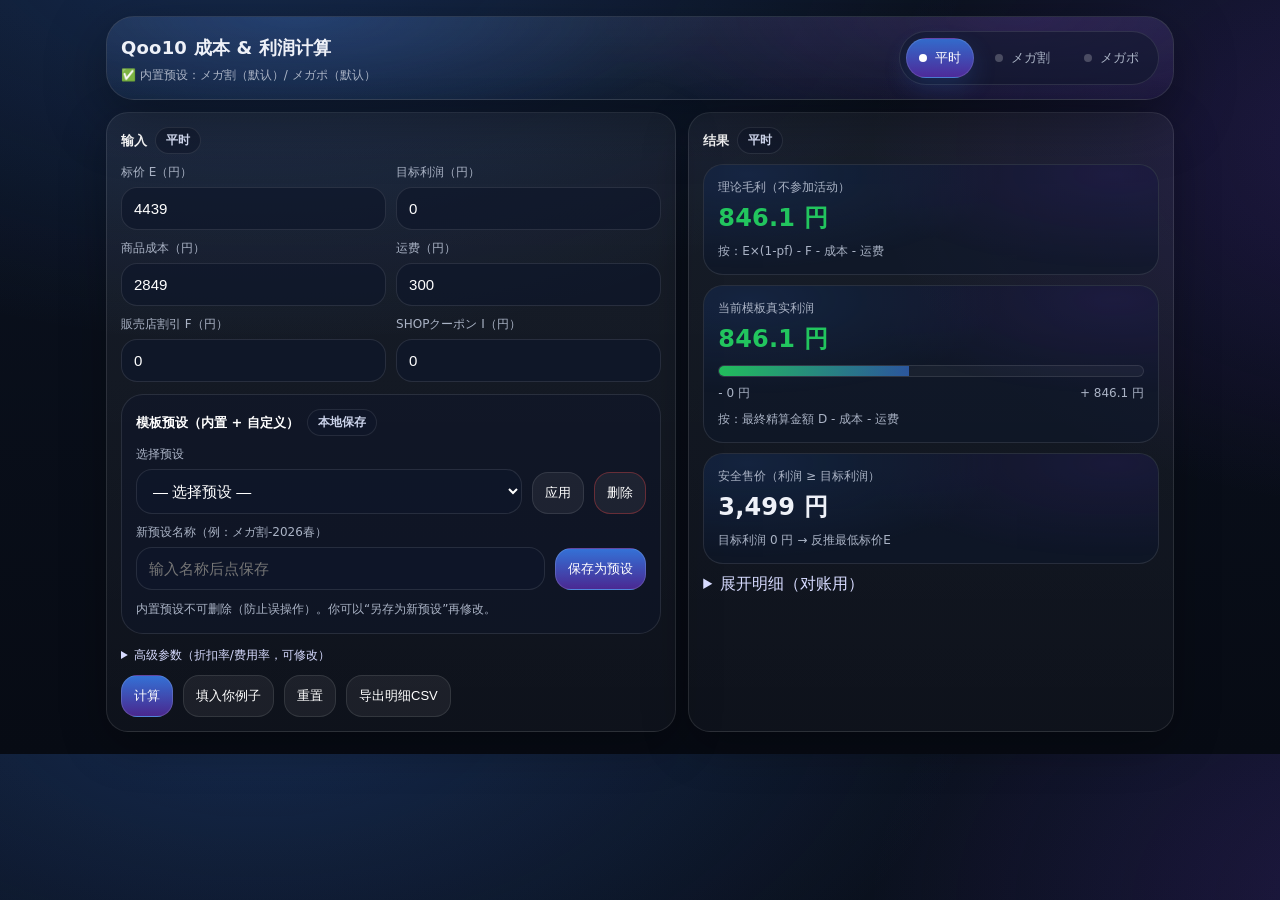
<file: index.html>
<!doctype html>
<html lang="zh-CN">
<head>
  <meta charset="utf-8" />
  <meta name="viewport" content="width=device-width,initial-scale=1" />
  <title>Qoo10 成本&利润计算（模板/预设/进度条）</title>

  
  <!-- PWA -->
  <link rel="manifest" href="./manifest.json" />
  <meta name="theme-color" content="#ffffff" />

  <!-- iOS: Add to Home Screen -->
  <meta name="apple-mobile-web-app-capable" content="yes" />
  <meta name="apple-mobile-web-app-status-bar-style" content="default" />
  <meta name="apple-mobile-web-app-title" content="利润计算" />
  <link rel="apple-touch-icon" href="./icons/apple-touch-icon.png" />
  <!-- Optional iOS splash (basic) -->
  <meta name="apple-mobile-web-app-status-bar-style" content="black-translucent" />
<style>
    :root{
      --bg:#0b1220;
      --panel:#0f172a;
      --card:#111a2e;
      --card2:#0c1324;
      --line:rgba(255,255,255,.10);
      --text:#eef1f8;
      --muted:#aab3c5;
      --ok:#22c55e;
      --bad:#ef4444;
      --accent:#3b82f6;
      --accent2:#7c3aed;
      --r:22px;
      --shadow: 0 18px 60px rgba(0,0,0,.35);
    }
    *{box-sizing:border-box}
    body{
      margin:0;
      font-family: system-ui,-apple-system,"Segoe UI",Roboto,"Noto Sans SC",Arial;
      background:
        radial-gradient(1200px 700px at 20% -10%, rgba(59,130,246,.22), transparent 60%),
        radial-gradient(900px 600px at 110% 20%, rgba(124,58,237,.18), transparent 60%),
        linear-gradient(180deg, #0b1220, #070b14);
      color:var(--text);
    }
    .wrap{max-width:1100px;margin:auto;padding:16px 16px 22px}
    .topbar{
      background: linear-gradient(180deg, rgba(255,255,255,.06), rgba(255,255,255,.02));
      border:1px solid var(--line);
      border-radius: calc(var(--r) + 6px);
      padding:14px;
      box-shadow: var(--shadow);
      position:relative;
      overflow:hidden;
    }
    .topbar::before{
      content:"";
      position:absolute; inset:-2px;
      background:
        radial-gradient(700px 220px at 18% 0%, rgba(59,130,246,.22), transparent 60%),
        radial-gradient(700px 240px at 85% 0%, rgba(124,58,237,.18), transparent 60%);
      pointer-events:none;
      filter: blur(1px);
      opacity:.9;
    }
    .topbar > *{position:relative}
    .titleRow{display:flex;gap:12px;align-items:flex-end;justify-content:space-between;flex-wrap:wrap}
    h1{margin:0;font-size:18px;letter-spacing:.2px}
    .sub{margin-top:6px;color:var(--muted);font-size:12px;line-height:1.6}

    .seg{
      display:flex;gap:8px;flex-wrap:wrap;
      background: rgba(15,23,42,.55);
      border:1px solid var(--line);
      padding:6px;
      border-radius: 999px;
      user-select:none;
    }
    .seg button{
      border:1px solid transparent;
      background: transparent;
      color: var(--muted);
      padding:10px 12px;
      border-radius: 999px;
      cursor:pointer;
      font-size:13px;
      transition: .2s ease;
      display:flex;align-items:center;gap:8px;
    }
    .seg button:hover{background:rgba(255,255,255,.05)}
    .seg button.active{
      background: linear-gradient(180deg, rgba(59,130,246,.78), rgba(124,58,237,.56));
      border-color: rgba(255,255,255,.12);
      color: #fff;
      box-shadow: 0 10px 25px rgba(59,130,246,.18);
    }
    .dot{width:8px;height:8px;border-radius:999px;background:rgba(255,255,255,.22)}
    .seg button.active .dot{background:#fff}

    .grid{
      display:grid;
      grid-template-columns: 1.08fr .92fr;
      gap:12px;
      margin-top:12px;
    }
    @media (max-width:980px){.grid{grid-template-columns:1fr}}

    .card{
      background: linear-gradient(180deg, rgba(255,255,255,.06), rgba(255,255,255,.03));
      border:1px solid var(--line);
      border-radius: var(--r);
      padding:14px;
      box-shadow: 0 14px 46px rgba(0,0,0,.28);
    }
    .card h3{margin:0 0 10px;font-size:13px;color:#fff;display:flex;align-items:center;gap:8px}
    .pill{
      font-size:12px;color:#dfe7ff;
      border:1px solid var(--line);
      background: rgba(15,23,42,.55);
      padding:4px 10px;border-radius:999px;
    }

    .form{display:grid;grid-template-columns:1fr 1fr;gap:10px}
    @media (max-width:560px){.form{grid-template-columns:1fr}}
    label{display:block;color:var(--muted);font-size:12px;margin:0 0 6px}
    input, select{
      width:100%;
      padding:12px 12px;
      border-radius:16px;
      border:1px solid var(--line);
      background: rgba(15,23,42,.72);
      color:#fff;
      font-size:15px;
      font-variant-numeric: tabular-nums;
      outline:none;
      transition:.15s ease;
    }
    input:focus, select:focus{border-color: rgba(59,130,246,.65); box-shadow: 0 0 0 4px rgba(59,130,246,.18)}
    input[disabled]{opacity:.7}

    .actions{display:flex;gap:10px;flex-wrap:wrap;margin-top:10px}
    .btn{
      padding:11px 12px;border-radius:16px;
      border:1px solid var(--line);
      background: rgba(255,255,255,.06);
      color:#fff;
      cursor:pointer;font-size:13px;
      transition:.15s ease;
      user-select:none;
    }
    .btn.primary{
      background: linear-gradient(180deg, rgba(59,130,246,.85), rgba(124,58,237,.55));
      border-color: rgba(255,255,255,.14);
    }
    .btn:active{transform: translateY(1px)}
    .btn:hover{background:rgba(255,255,255,.08)}
    .btn.primary:hover{filter:brightness(1.05)}
    .btn[disabled]{opacity:.55;cursor:not-allowed}

    .note{margin-top:10px;color:var(--muted);font-size:12px;line-height:1.6}

    .kpis{display:grid;grid-template-columns:1fr;gap:10px}
    .kpi{
      background: rgba(15,23,42,.65);
      border:1px solid var(--line);
      border-radius: 20px;
      padding:14px;
      position:relative;
      overflow:hidden;
    }
    .kpi::before{
      content:"";
      position:absolute; inset:-2px;
      background:
        radial-gradient(420px 160px at 10% 10%, rgba(59,130,246,.22), transparent 60%),
        radial-gradient(420px 160px at 90% 10%, rgba(124,58,237,.18), transparent 60%);
      opacity:.55;
      pointer-events:none;
    }
    .kpi > *{position:relative}
    .kpi .t{color:var(--muted);font-size:12px}
    .kpi .v{font-size:24px;font-weight:900;margin-top:6px;font-variant-numeric:tabular-nums;letter-spacing:.2px}
    .pos{color:var(--ok)} .neg{color:var(--bad)}
    .kpi .mini{margin-top:8px;color:var(--muted);font-size:12px;line-height:1.5}

    .bar{
      margin-top:10px;
      border:1px solid var(--line);
      background: rgba(255,255,255,.04);
      border-radius: 999px;
      height: 12px;
      overflow:hidden;
      position:relative;
    }
    .bar > div{
      height:100%;
      width: 0%;
      transition: width .35s ease;
    }
    .bar .fill-pos{background: linear-gradient(90deg, rgba(34,197,94,.95), rgba(59,130,246,.55))}
    .bar .fill-neg{background: linear-gradient(90deg, rgba(239,68,68,.95), rgba(124,58,237,.35))}
    .barHint{margin-top:8px;color:var(--muted);font-size:12px;display:flex;justify-content:space-between;gap:10px}

    details{margin-top:10px}
    summary{cursor:pointer;color:#d7dbff}
    table{width:100%;border-collapse:collapse;margin-top:10px;font-size:12px}
    td{padding:9px 6px;border-bottom:1px solid var(--line);vertical-align:top}
    td:first-child{color:var(--muted)}
    td:last-child{text-align:right;font-variant-numeric:tabular-nums;white-space:nowrap}
    @media (max-width:560px){td:last-child{white-space:normal}}

    .sticky{
      display:none;
      position:sticky; top:0; z-index:10;
      margin:-16px -16px 10px;
      padding:10px 12px;
      background: rgba(15,23,42,.92);
      border-bottom:1px solid var(--line);
      backdrop-filter: blur(10px);
    }
    @media (max-width:980px){
      .sticky{display:flex;justify-content:space-between;align-items:center;gap:10px}
    }
    .sticky .t{font-size:12px;color:var(--muted)}
    .sticky .v{font-weight:900;font-variant-numeric:tabular-nums}

    .presetRow{
      display:flex;gap:10px;flex-wrap:wrap;align-items:flex-end;margin-top:10px
    }
    .presetRow > *{flex:1}
    .presetRow .btn{flex:0 0 auto}
    .danger{border-color: rgba(239,68,68,.35)}
  </style>
</head>

<body>
  <div class="wrap">
    <div class="topbar">
      <div class="titleRow">
        <div>
          <h1>Qoo10 成本 & 利润计算</h1>
          <div class="sub">
            ✅ 内置预设：メガ割（默认）/ メガポ（默认）<br>
          </div>
        </div>

        <div class="seg" id="seg">
          <button id="tab-normal" type="button" data-t="normal"><span class="dot"></span>平时</button>
          <button id="tab-megawari" type="button" data-t="megawari"><span class="dot"></span>メガ割</button>
          <button id="tab-megapo" type="button" data-t="megapo"><span class="dot"></span>メガポ</button>
        </div>
      </div>
    </div>

    <div class="sticky">
      <div>
        <div class="t">当前真实利润</div>
        <div class="t" id="stickyTip">—</div>
      </div>
      <div class="v" id="stickyProfit">-</div>
    </div>

    <div class="grid">
      <!-- Left -->
      <section class="card">
        <h3>输入 <span class="pill" id="pillName">平时</span></h3>

        <div class="form">
          <div>
            <label>标价 E（円）</label>
            <input id="E" type="number" value="4439" />
          </div>
          <div>
            <label>目标利润（円）</label>
            <input id="target" type="number" value="0" />
          </div>

          <div>
            <label>商品成本（円）</label>
            <input id="cost" type="number" value="2849" />
          </div>
          <div>
            <label>运费（円）</label>
            <input id="ship" type="number" value="300" />
          </div>

          <div>
            <label>販売店割引 F（円）</label>
            <input id="F" type="number" value="0" />
          </div>
          <div>
            <label>SHOPクーポン I（円）</label>
            <input id="I" type="number" value="0" />
          </div>
        </div>

        <!-- Presets -->
        <div class="card" style="margin-top:12px;background:rgba(15,23,42,.55);box-shadow:none;">
          <h3 style="margin:0 0 10px;">模板预设（内置 + 自定义） <span class="pill" style="opacity:.9">本地保存</span></h3>

          <div class="presetRow">
            <div>
              <label>选择预设</label>
              <select id="presetSelect"></select>
            </div>
            <button class="btn" id="btnApplyPreset" type="button">应用</button>
            <button class="btn danger" id="btnDeletePreset" type="button">删除</button>
          </div>

          <div class="presetRow">
            <div>
              <label>新预设名称（例：メガ割-2026春）</label>
              <input id="presetName" type="text" placeholder="输入名称后点保存" />
            </div>
            <button class="btn primary" id="btnSavePreset" type="button">保存为预设</button>
          </div>

          <div class="note">
            内置预设不可删除（防止误操作）。你可以“另存为新预设”再修改。
          </div>
        </div>

        <!-- Advanced -->
        <details class="note" style="margin-top:12px;">
          <summary>高级参数（折扣率/费用率，可修改）</summary>

          <div class="card" style="margin-top:12px;background:rgba(15,23,42,.55);box-shadow:none;">
            <h3 style="margin:0 0 10px;">通用</h3>
            <div class="form">
              <div>
                <label>平台费率 pf（10%→0.10）</label>
                <input id="pf" type="number" step="0.01" value="0.10" />
              </div>
              <div>
                <label>平台后基准：E×(1-pf)</label>
                <input id="pfHint" type="text" value="自动计算" disabled />
              </div>
            </div>
          </div>

          <div class="card" id="panel-megawari" style="margin-top:12px;background:rgba(15,23,42,.55);box-shadow:none;">
            <h3 style="margin:0 0 10px;">メガ割 参数</h3>
            <div class="form">
              <div>
                <label>メガ割折扣率 d（20%→0.20）</label>
                <input id="mw_d" type="number" step="0.01" value="0.20" />
              </div>
              <div>
                <label>支援/系统费率 s（1.5%→0.015，按J）</label>
                <input id="mw_s" type="number" step="0.001" value="0.015" />
              </div>
              <div>
                <label>卖家负担比例 share（M/2→0.50）</label>
                <input id="mw_share" type="number" step="0.01" value="0.50" />
              </div>
              <div>
                <label>公式提示</label>
                <input type="text" value="D = E×(1-pf) - F - I - (J×s) - (M×share)" disabled />
              </div>
            </div>
          </div>

          <div class="card" id="panel-megapo" style="margin-top:12px;background:rgba(15,23,42,.55);box-shadow:none;">
            <h3 style="margin:0 0 10px;">メガポ 参数</h3>
            <div class="form">
              <div>
                <label>쿠폰率 couponRate（10%→0.10）</label>
                <input id="mp_couponRate" type="number" step="0.01" value="0.10" />
              </div>
              <div>
                <label>ポイント率 pointRate（10%→0.10）</label>
                <input id="mp_pointRate" type="number" step="0.01" value="0.10" />
              </div>
              <div>
                <label>割引支援手数料 supportRate（0.5%→0.005，按M）</label>
                <input id="mp_supportRate" type="number" step="0.001" value="0.005" />
              </div>
              <div>
                <label>supportFee是否ROUND（推荐表：是）</label>
                <select id="mp_round">
                  <option value="1">ROUND(…,0) 开启</option>
                  <option value="0">关闭ROUND</option>
                </select>
              </div>
              <div>
                <label>쿠폰卖家负担比例（1/2→0.50）</label>
                <input id="mp_couponShare" type="number" step="0.01" value="0.50" />
              </div>
              <div>
                <label>ポイント卖家负担比例（1/2→0.50）</label>
                <input id="mp_pointShare" type="number" step="0.01" value="0.50" />
              </div>
            </div>

            <div class="note">
              ・coupon=(E-F)×couponRate；M=(E-F-coupon)-I；point=M×pointRate<br>
              ・supportFee=ROUND(M×supportRate,0)<br>
              ・D = E×(1-pf) - F - I - supportFee - coupon×couponShare - point×pointShare
            </div>
          </div>
        </details>

        <div class="actions">
          <button class="btn primary" id="btnCalc" type="button">计算</button>
          <button class="btn" id="btnExample" type="button">填入你例子</button>
          <button class="btn" id="btnReset" type="button">重置</button>
          <button class="btn" id="btnCSV" type="button">导出明细CSV</button>
        </div>
      </section>

      <!-- Right -->
      <section class="card">
        <h3>结果 <span class="pill" id="pillMode">平时</span></h3>

        <div class="kpis">
          <div class="kpi">
            <div class="t">理论毛利（不参加活动）</div>
            <div class="v" id="kpiNormal">-</div>
            <div class="mini" id="kpiNormalHint">按：E×(1-pf) - F - 成本 - 运费</div>
          </div>

          <div class="kpi">
            <div class="t">当前模板真实利润</div>
            <div class="v" id="kpiReal">-</div>

            <div class="bar" aria-label="profit bar">
              <div id="barFill" class="fill-pos"></div>
            </div>
            <div class="barHint">
              <span id="barLeft">亏损侧</span>
              <span id="barRight">盈利侧</span>
            </div>

            <div class="mini" id="kpiRealHint">按：最終精算金額 D - 成本 - 运费</div>
          </div>

          <div class="kpi">
            <div class="t">安全售价（利润 ≥ 目标利润）</div>
            <div class="v" id="kpiSafe">-</div>
            <div class="mini" id="kpiSafeHint">目标利润 0 円 → 反推最低标价E</div>
          </div>
        </div>

        <details>
          <summary>展开明细（对账用）</summary>
          <table><tbody id="detail"></tbody></table>
        </details>
      </section>
    </div>
  </div>

<script>
(() => {
  const $ = (id) => document.getElementById(id);
  const safeEl = (id) => $(id) || null;

  const yen = (n)=> (Math.round(n*100)/100).toLocaleString("ja-JP") + " 円";
  const num = (id)=> {
    const el = safeEl(id);
    if(!el) return 0;
    const v = parseFloat(el.value);
    return isNaN(v) ? 0 : v;
  };
  const setText = (id, txt)=> { const el=safeEl(id); if(el) el.textContent = txt; };
  const setVal = (id, v)=> { const el=safeEl(id); if(el) el.value = v; };
  const fmtInt = (n)=> Math.max(0, Math.ceil(n)).toLocaleString("ja-JP");
  const clamp = (x,min,max)=> Math.max(min, Math.min(max,x));

  const STORAGE_KEY = "qoo10_profit_app_v2";
  const PRESET_KEY  = "qoo10_profit_presets_v2";
  let currentTemplate = "normal";

  const TEMPLATE_NAME = {normal:"平时", megawari:"メガ割", megapo:"メガポ"};

  function safeParse(json){
    try { return JSON.parse(json); } catch(e){ return null; }
  }

  function collectInputs(){
    return {
      E: num("E"),
      target: num("target"),
      cost: num("cost"),
      ship: num("ship"),
      F: num("F"),
      I: num("I"),
      pf: num("pf"),

      mw_d: num("mw_d"),
      mw_s: num("mw_s"),
      mw_share: num("mw_share"),

      mp_couponRate: num("mp_couponRate"),
      mp_pointRate: num("mp_pointRate"),
      mp_supportRate: num("mp_supportRate"),
      mp_couponShare: num("mp_couponShare"),
      mp_pointShare: num("mp_pointShare"),
      mp_round: safeEl("mp_round") ? safeEl("mp_round").value : "1"
    };
  }

  function applyInputs(i){
    if(!i) return;
    Object.keys(i).forEach(k=>{
      if(safeEl(k)) setVal(k, i[k]);
    });
  }

  function readState(){
    const raw = localStorage.getItem(STORAGE_KEY);
    const s = raw ? safeParse(raw) : null;
    return s && typeof s === "object" ? s : null;
  }
  function writeState(){
    const state = {
      currentTemplate,
      inputs: collectInputs()
    };
    localStorage.setItem(STORAGE_KEY, JSON.stringify(state));
  }
  function loadState(){
    const s = readState();
    if(!s) return;
    currentTemplate = s.currentTemplate || "normal";
    applyInputs(s.inputs);
  }

  function readPresets(){
    const raw = localStorage.getItem(PRESET_KEY);
    const p = raw ? safeParse(raw) : null;
    return (p && typeof p === "object") ? p : {};
  }
  function writePresets(p){
    localStorage.setItem(PRESET_KEY, JSON.stringify(p));
  }

  // ✅ 内置预设：首次自动植入（不覆盖已有）
  function ensureBuiltInPresets(){
    const presets = readPresets();
    if(Object.keys(presets).length > 0) return;

    const baseDefaults = {
      pf: 0.10,
      E: 0, target: 0, cost: 0, ship: 0, F: 0, I: 0,
      mw_d: 0.20, mw_s: 0.015, mw_share: 0.50,
      mp_couponRate: 0.10, mp_pointRate: 0.10, mp_supportRate: 0.005,
      mp_couponShare: 0.50, mp_pointShare: 0.50, mp_round: "1"
    };

    presets["メガ割（默认）"] = {
      template: "megawari",
      inputs: {...baseDefaults},
      savedAt: Date.now(),
      builtIn: true
    };

    presets["メガポ（默认）"] = {
      template: "megapo",
      inputs: {...baseDefaults},
      savedAt: Date.now(),
      builtIn: true
    };

    presets["平时（默认）"] = {
      template: "normal",
      inputs: {...baseDefaults},
      savedAt: Date.now(),
      builtIn: true
    };

    writePresets(presets);
  }

  function refreshPresetSelect(){
    const sel = safeEl("presetSelect");
    if(!sel) return;

    const presets = readPresets();
    const keys = Object.keys(presets).sort((a,b)=>a.localeCompare(b, "ja"));

    sel.innerHTML = "";
    const opt0 = document.createElement("option");
    opt0.value = "";
    opt0.textContent = "— 选择预设 —";
    sel.appendChild(opt0);

    keys.forEach(name=>{
      const p = presets[name];
      const o = document.createElement("option");
      o.value = name;
      const mode = TEMPLATE_NAME[p.template] || p.template;
      const tag = p.builtIn ? "内置" : "自定义";
      o.textContent = `${name}（${mode} / ${tag}）`;
      sel.appendChild(o);
    });
  }

  function savePreset(){
    const name = (safeEl("presetName")?.value || "").trim();
    if(!name){ alert("请输入预设名称"); return; }
    const presets = readPresets();
    presets[name] = {
      template: currentTemplate,
      inputs: collectInputs(),
      savedAt: Date.now(),
      builtIn: false
    };
    writePresets(presets);
    refreshPresetSelect();
    safeEl("presetName").value = "";
    alert("已保存预设");
  }

  function applyPreset(){
    const sel = safeEl("presetSelect");
    const name = sel ? sel.value : "";
    if(!name) return;
    const presets = readPresets();
    const p = presets[name];
    if(!p){ alert("预设不存在"); refreshPresetSelect(); return; }

    if(p.template) setTemplate(p.template, true);
    applyInputs(p.inputs);
    recalc();
  }

  // ✅ 内置预设不可删除
  function deletePreset(){
    const sel = safeEl("presetSelect");
    const name = sel ? sel.value : "";
    if(!name) return;

    const presets = readPresets();
    const p = presets[name];
    if(!p) return;

    if(p.builtIn){
      alert("这是内置预设，不能删除。你可以另存为新预设后再修改。");
      return;
    }

    if(!confirm(`确定删除预设「${name}」吗？`)) return;
    delete presets[name];
    writePresets(presets);
    refreshPresetSelect();
  }

  function setTemplate(t, silent=false){
    if(!TEMPLATE_NAME[t]) t = "normal";
    currentTemplate = t;

    ["normal","megawari","megapo"].forEach(x=>{
      const tab = safeEl("tab-"+x);
      if(tab) tab.classList.toggle("active", x===t);
    });

    setText("pillName", TEMPLATE_NAME[t]);
    setText("pillMode", TEMPLATE_NAME[t]);

    const pmw = safeEl("panel-megawari");
    const pmp = safeEl("panel-megapo");
    if(pmw) pmw.style.display = (t==="megawari") ? "block" : "none";
    if(pmp) pmp.style.display = (t==="megapo") ? "block" : "none";

    if(!silent) recalc();
  }

  // ---------- calculations ----------
  function computeNormal(E, ctx){
    const base = E*(1-ctx.pf);
    const D = base - ctx.F - ctx.I;
    const profit = D - ctx.cost - ctx.ship;
    const detail = [
      ["模板","平时"],
      ["平台后基准 E×(1-pf)", yen(base)],
      ["販売店割引 F", yen(ctx.F)],
      ["SHOPクーポン I", yen(ctx.I)],
      ["最終精算金額 D", yen(D)],
      ["成本+运费", yen(ctx.cost + ctx.ship)],
      ["真实利润", yen(profit)]
    ];
    return {D, profit, detail};
  }

  function computeMegaWari(E, ctx){
    const base = E*(1-ctx.pf);
    const G = E - ctx.F;
    const M = G * ctx.mw_d;
    const H = G - M;
    const J = H - ctx.I;
    const K = J * ctx.mw_s;
    const L = M * ctx.mw_share;
    const D = base - ctx.F - ctx.I - K - L;
    const profit = D - ctx.cost - ctx.ship;

    const detail = [
      ["模板","メガ割"],
      ["平台后基准 E×(1-pf)", yen(base)],
      ["販売店割引 F", yen(ctx.F)],
      ["露出価格 G=E-F", yen(G)],
      ["メガ割割引 M=G×d", yen(M)],
      ["SHOPクーポン I", yen(ctx.I)],
      ["SHOPクーポン後 J", yen(J)],
      ["支援/系统费 K=J×s", yen(K)],
      ["卖家负担 L=M×share", yen(L)],
      ["最終精算金額 D", yen(D)],
      ["成本+运费", yen(ctx.cost + ctx.ship)],
      ["真实利润", yen(profit)]
    ];
    return {D, profit, detail};
  }

  function computeMegaPo(E, ctx){
    const base = E*(1-ctx.pf);
    const expose = E - ctx.F;
    const coupon = expose * ctx.mp_couponRate;
    const afterCoupon = expose - coupon;
    const M = afterCoupon - ctx.I;
    const point = M * ctx.mp_pointRate;
    const supportRaw = M * ctx.mp_supportRate;
    const support = (ctx.mp_round==="1") ? Math.round(supportRaw) : supportRaw;

    const T = coupon * ctx.mp_couponShare;
    const U = point * ctx.mp_pointShare;

    const D = base - ctx.F - ctx.I - support - T - U;
    const profit = D - ctx.cost - ctx.ship;

    const detail = [
      ["模板","メガポ"],
      ["平台后基准 E×(1-pf)", yen(base)],
      ["販売店割引 F", yen(ctx.F)],
      ["露出価格 (E-F)", yen(expose)],
      ["クーポン coupon=(E-F)×rate", yen(coupon)],
      ["쿠폰后", yen(afterCoupon)],
      ["SHOPクーポン I", yen(ctx.I)],
      ["M（쿠폰后- I）", yen(M)],
      ["ポイント point=M×rate", yen(point)],
      ["支援手数料 support", (ctx.mp_round==="1") ? (yen(support) + "（ROUND）") : yen(support)],
      ["卖家负担 T（coupon×share）", yen(T)],
      ["卖家负担 U（point×share）", yen(U)],
      ["最終精算金額 D", yen(D)],
      ["成本+运费", yen(ctx.cost + ctx.ship)],
      ["真实利润", yen(profit)]
    ];
    return {D, profit, detail};
  }

  function computeForTemplate(t, E, ctx){
    if(t==="megawari") return computeMegaWari(E, ctx);
    if(t==="megapo") return computeMegaPo(E, ctx);
    return computeNormal(E, ctx);
  }

  function findSafePrice(t, ctx){
    const profitAt = (E)=> computeForTemplate(t, E, ctx).profit;
    let low = 0;
    let high = Math.max(1, Math.ceil(ctx.E || 1));
    const CAP = 10000000;

    while(high < CAP && profitAt(high) < ctx.target) high *= 2;
    if(profitAt(high) < ctx.target && high >= CAP) return null;

    while(low + 1 < high){
      const mid = Math.floor((low + high)/2);
      if(profitAt(mid) >= ctx.target) high = mid;
      else low = mid;
    }
    return high;
  }

  function setProfitBar(profit, costShip){
    const fill = safeEl("barFill");
    if(!fill) return;

    const scale = Math.max(1000, Math.round(costShip * 0.6));
    const pct = clamp(Math.abs(profit) / scale * 100, 0, 100);

    fill.className = (profit >= 0) ? "fill-pos" : "fill-neg";
    fill.style.width = pct.toFixed(1) + "%";

    setText("barLeft", `- ${yen(Math.max(0, -profit))}`);
    setText("barRight", `+ ${yen(Math.max(0, profit))}`);
  }

  function recalc(){
    const ctx = collectInputs();

    const baseNow = ctx.E * (1-ctx.pf);
    if(safeEl("pfHint")) setVal("pfHint", `E×(1-pf) = ${yen(baseNow)}`);

    const normalGross = baseNow - ctx.F - ctx.cost - ctx.ship;
    const normalEl = safeEl("kpiNormal");
    if(normalEl){
      normalEl.textContent = yen(normalGross);
      normalEl.className = "v " + (normalGross>=0 ? "pos":"neg");
    }

    const r = computeForTemplate(currentTemplate, ctx.E, ctx);
    const realEl = safeEl("kpiReal");
    if(realEl){
      realEl.textContent = yen(r.profit);
      realEl.className = "v " + (r.profit>=0 ? "pos":"neg");
    }

    setProfitBar(r.profit, ctx.cost + ctx.ship);

    setText("stickyProfit", yen(r.profit));
    const sp = safeEl("stickyProfit");
    if(sp) sp.style.color = (r.profit>=0) ? "var(--ok)" : "var(--bad)";
    setText("stickyTip", `D=${yen(r.D)} / 目标=${yen(ctx.target)}`);

    const safe = findSafePrice(currentTemplate, ctx);
    setText("kpiSafeHint", `目标利润 ${ctx.target.toLocaleString("ja-JP")} 円 → 反推最低标价E`);
    const safeEl2 = safeEl("kpiSafe");
    if(safeEl2){
      if(safe === null){
        safeEl2.textContent = "无法反推（永远达不到目标）";
        safeEl2.className = "v neg";
      }else{
        safeEl2.textContent = fmtInt(safe) + " 円";
        safeEl2.className = "v";
      }
    }

    const tb = safeEl("detail");
    if(tb) tb.innerHTML = r.detail.map(([k,v])=>`<tr><td>${k}</td><td>${v}</td></tr>`).join("");

    writeState();
  }

  function fillExample(){
    setVal("E", 4439);
    setVal("cost", 2849);
    setVal("ship", 300);
    setVal("F", 0);
    setVal("I", 0);
    setVal("target", 0);
    recalc();
  }

  function resetAll(){
    setVal("E", 0); setVal("target", 0);
    setVal("cost", 0); setVal("ship", 0);
    setVal("F", 0); setVal("I", 0);

    setVal("pf", 0.10);

    setVal("mw_d", 0.20);
    setVal("mw_s", 0.015);
    setVal("mw_share", 0.50);

    setVal("mp_couponRate", 0.10);
    setVal("mp_pointRate", 0.10);
    setVal("mp_supportRate", 0.005);
    setVal("mp_couponShare", 0.50);
    setVal("mp_pointShare", 0.50);
    if(safeEl("mp_round")) safeEl("mp_round").value = "1";

    recalc();
  }

  function exportCSV(){
    const ctx = collectInputs();
    const r = computeForTemplate(currentTemplate, ctx.E, ctx);
    const lines = [["项","数值"], ...r.detail]
      .map(row => row.map(x => `"${String(x).replaceAll('"','""')}"`).join(","))
      .join("\n");

    const blob = new Blob([lines], {type:"text/csv;charset=utf-8"});
    const url = URL.createObjectURL(blob);
    const a = document.createElement("a");
    a.href = url;
    a.download = `qoo10_${currentTemplate}_detail.csv`;
    document.body.appendChild(a);
    a.click();
    a.remove();
    URL.revokeObjectURL(url);
  }

  // ---------- init ----------
  document.addEventListener("DOMContentLoaded", () => {
    // Template tabs (fixed)
    const seg = safeEl("seg");
    if(seg){
      seg.addEventListener("click", (e) => {
        const btn = e.target.closest("button[data-t]");
        if(!btn) return;
        setTemplate(btn.getAttribute("data-t"));
      });
    }

    // Buttons
    safeEl("btnCalc")?.addEventListener("click", recalc);
    safeEl("btnExample")?.addEventListener("click", fillExample);
    safeEl("btnReset")?.addEventListener("click", resetAll);
    safeEl("btnCSV")?.addEventListener("click", exportCSV);

    // Presets
    safeEl("btnSavePreset")?.addEventListener("click", savePreset);
    safeEl("btnApplyPreset")?.addEventListener("click", applyPreset);
    safeEl("btnDeletePreset")?.addEventListener("click", deletePreset);

    // Live updates
    const watch = ["E","target","cost","ship","F","I","pf","mw_d","mw_s","mw_share","mp_couponRate","mp_pointRate","mp_supportRate","mp_couponShare","mp_pointShare","mp_round"];
    watch.forEach(id=>{
      const el = safeEl(id);
      if(!el) return;
      el.addEventListener("input", recalc);
      el.addEventListener("change", recalc);
    });

    // Load saved inputs/template
    loadState();

    // ✅ Inject built-in presets first time
    ensureBuiltInPresets();
    refreshPresetSelect();

    // Activate template + first render
    setTemplate(currentTemplate, true);
    recalc();
  });

})();
</script>

<script>
  // PWA Service Worker
  if ("serviceWorker" in navigator) {
    window.addEventListener("load", () => {
      navigator.serviceWorker.register("./service-worker.js");
    });
  }
</script>

</body>
</html>
</file>
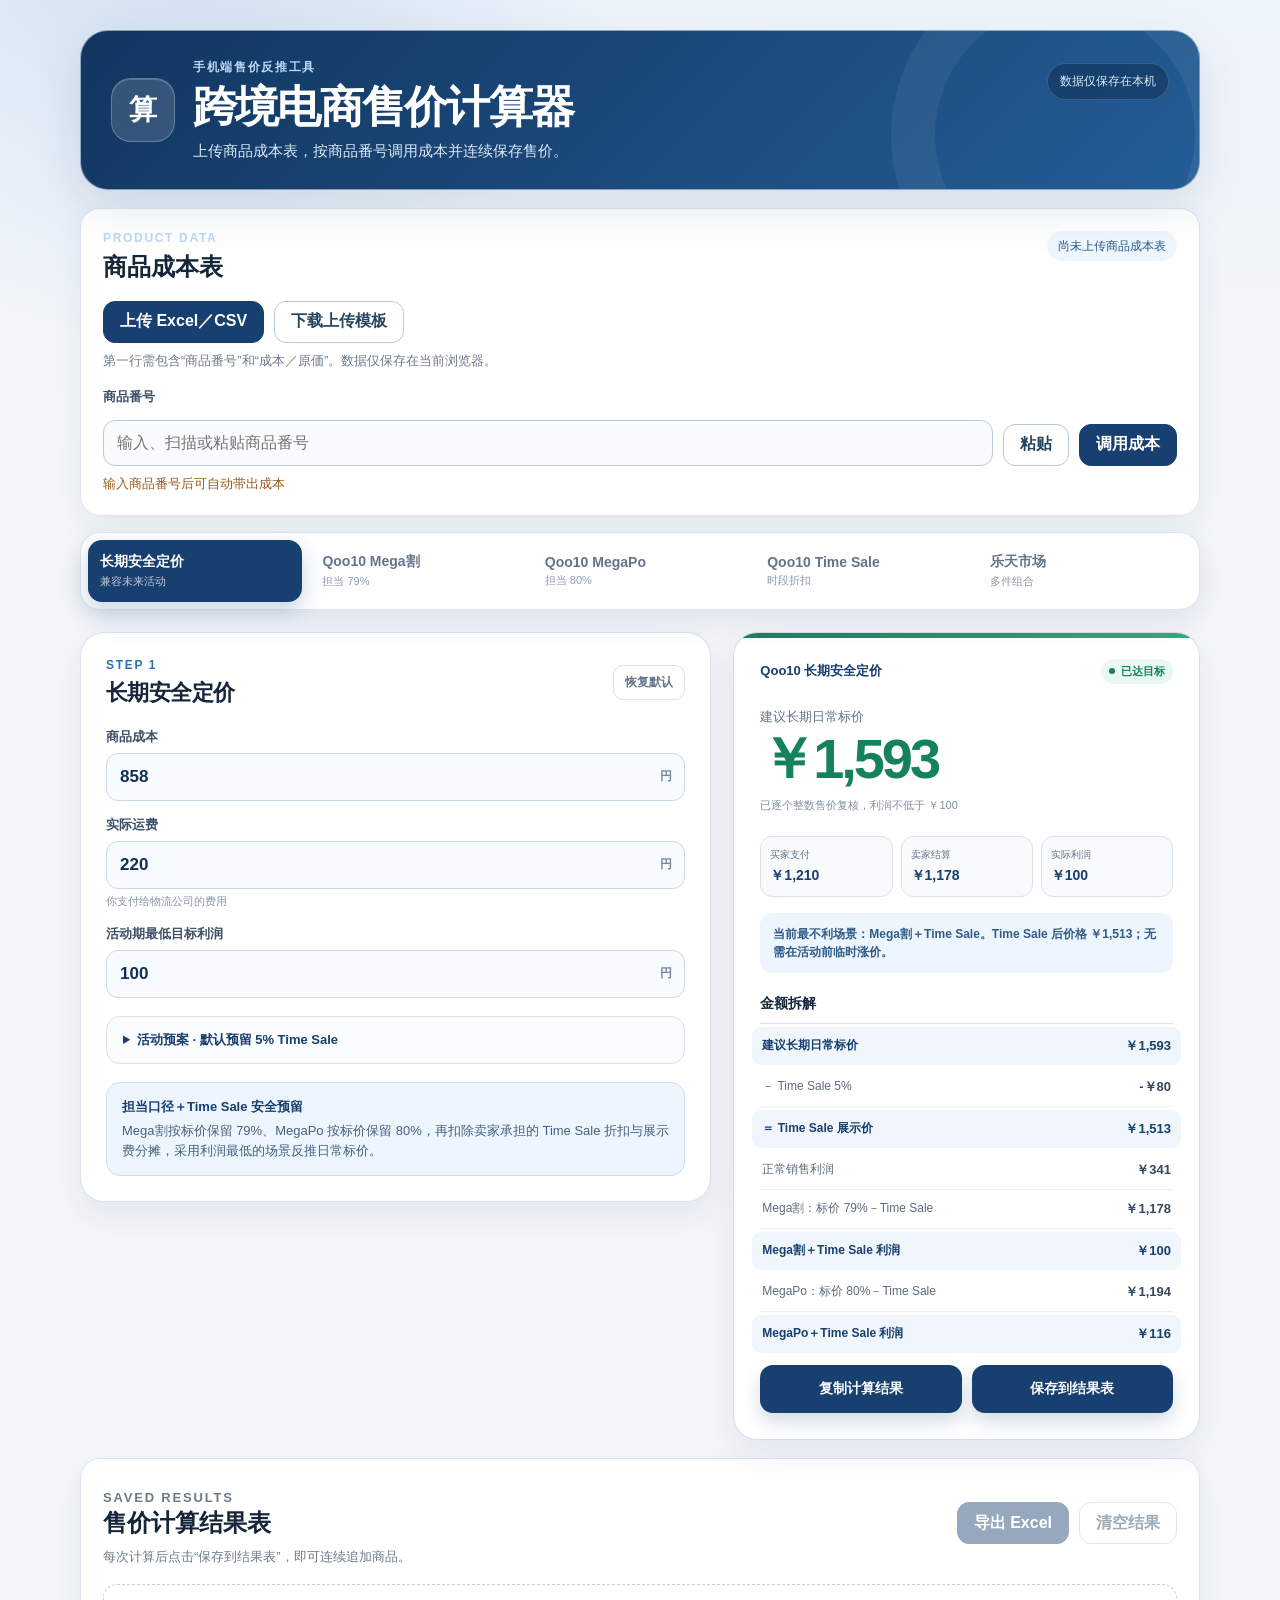
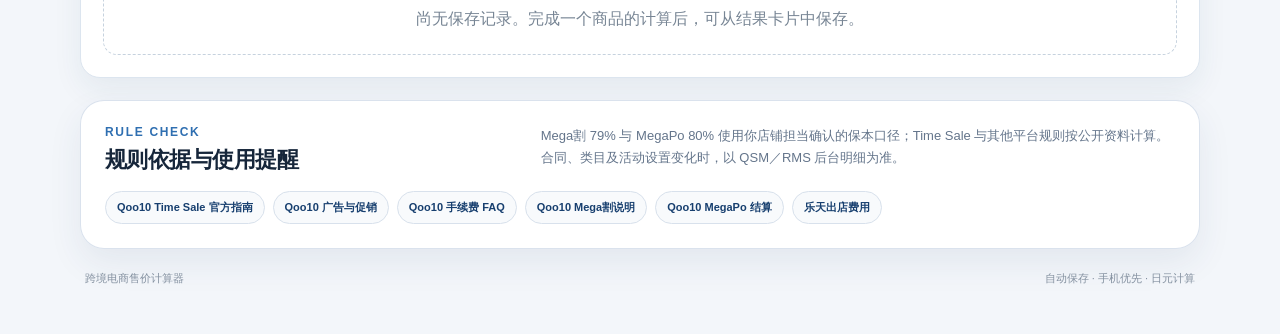
<file: calculator/index.html>
<!doctype html>
<html lang="zh-CN">
  <head>
    <meta charset="UTF-8" />
    <meta name="viewport" content="width=device-width, initial-scale=1, viewport-fit=cover" />
    <meta name="theme-color" content="#173f6f" />
    <meta name="description" content="Qoo10长期安全定价工具，兼容未来Mega割、MegaPo与Time Sale活动。" />
    <title>跨境电商售价计算器</title>
    <script defer src="https://cdn.sheetjs.com/xlsx-0.20.3/package/dist/xlsx.full.min.js"></script>
    <script type="module" src="./app.mjs?v=20261001-1"></script>
    <link rel="stylesheet" crossorigin href="./assets/index-DT54CP04.css">
    <link rel="stylesheet" href="./time-sale.css?v=20261001-1">
  </head>
  <body>
    <div id="root"></div>
  </body>
</html>
</file>
<file: calculator/assets/index-DT54CP04.css>
:root{--ink:#16263a;--muted:#64758b;--navy:#173f6f;--navy-dark:#102f55;--blue:#2f6fb1;--blue-pale:#edf5ff;--green:#16825d;--green-pale:#e9f8f1;--amber:#a96408;--amber-pale:#fff5da;--line:#d8e1ec;--surface:#fff;--page:#f3f6fa;--shadow:0 18px 48px #19375b1f}*{box-sizing:border-box}html{background:var(--page);scroll-behavior:smooth}body{background:radial-gradient(circle at 15% -5%, #3f7bbc2e, transparent 28rem), linear-gradient(180deg, #eef4fb 0, var(--page) 28rem);color:var(--ink);-webkit-font-smoothing:antialiased;margin:0;font-family:Inter,ui-sans-serif,-apple-system,BlinkMacSystemFont,Segoe UI,PingFang SC,Hiragino Sans GB,Microsoft YaHei,sans-serif}button,input{font:inherit}button{-webkit-tap-highlight-color:transparent}a{color:inherit}.app-shell{width:min(1120px,100% - 32px);margin:0 auto;padding:30px 0 48px}.hero{background:linear-gradient(135deg, #11355ffa, #255f98f0), var(--navy);min-height:148px;box-shadow:var(--shadow);color:#fff;border:1px solid #ffffff80;border-radius:28px;grid-template-columns:auto 1fr auto;align-items:center;gap:18px;padding:28px 30px;display:grid;position:relative;overflow:hidden}.hero:after{content:"";border:44px solid #ffffff0f;border-radius:50%;width:260px;height:260px;position:absolute;top:-70px;right:-40px}.brand-mark{z-index:1;background:#ffffff24;border:1px solid #ffffff3d;border-radius:20px;place-items:center;width:64px;height:64px;font-size:28px;font-weight:800;display:grid;position:relative;box-shadow:inset 0 1px #ffffff2e}.hero>div{z-index:1;position:relative}.kicker,.step-label{color:#bcd8f5;letter-spacing:.14em;text-transform:uppercase;margin:0 0 6px;font-size:12px;font-weight:800}.hero h1{letter-spacing:-.04em;margin:0;font-size:clamp(29px,4vw,44px);line-height:1.15}.hero-copy{color:#dceaf8;margin:9px 0 0;font-size:15px}.local-badge{color:#dceaf8;white-space:nowrap;background:#0b274870;border:1px solid #ffffff29;border-radius:999px;align-self:start;margin-top:4px;padding:9px 12px;font-size:12px}.platform-tabs{z-index:10;-webkit-backdrop-filter:blur(14px);backdrop-filter:blur(14px);background:#ffffffe0;border:1px solid #d6e1ede0;border-radius:20px;grid-template-columns:repeat(3,1fr);gap:8px;margin:16px 0 22px;padding:7px;display:grid;position:sticky;top:8px;box-shadow:0 10px 30px #1d3b5e1a}.platform-tabs button{min-width:0;color:var(--muted);cursor:pointer;text-align:left;background:0 0;border:0;border-radius:14px;padding:13px 12px;transition:background .16s,color .16s,transform .16s}.platform-tabs button:active{transform:scale(.98)}.platform-tabs button.active{background:var(--navy);color:#fff;box-shadow:0 8px 20px #173f6f38}.platform-tabs strong,.platform-tabs span{text-overflow:ellipsis;white-space:nowrap;display:block;overflow:hidden}.platform-tabs strong{font-size:14px}.platform-tabs span{color:inherit;opacity:.72;margin-top:3px;font-size:11px}.calculator-layout{grid-template-columns:minmax(0,1.15fr) minmax(340px,.85fr);align-items:start;gap:22px;display:grid}.input-column,.result-card,.sources{background:#fffffff5;border:1px solid #d8e1ecf2;border-radius:24px;box-shadow:0 14px 34px #203e6014}.input-column{padding:25px}.section-title{justify-content:space-between;align-items:center;gap:16px;margin-bottom:20px;display:flex}.section-title h2,.sources h2{letter-spacing:-.025em;margin:0;font-size:22px}.section-title .step-label,.sources .step-label{color:var(--blue)}.reset-button{border:1px solid var(--line);color:var(--muted);cursor:pointer;background:#fff;border-radius:10px;padding:8px 11px;font-size:12px;font-weight:700}.reset-button:hover{color:var(--navy);border-color:#aec2d8}.field-grid{grid-template-columns:repeat(2,minmax(0,1fr));gap:15px;display:grid}.field{min-width:0;display:block}.field-label{color:#3e5067;margin:0 0 7px;font-size:13px;font-weight:750;display:block}.input-wrap{background:#f8fbff;border:1px solid #cdd9e6;border-radius:12px;grid-template-columns:minmax(0,1fr) auto;align-items:center;min-height:48px;transition:border-color .15s,box-shadow .15s,background .15s;display:grid;overflow:hidden}.input-wrap:focus-within{border-color:var(--blue);background:#fff;box-shadow:0 0 0 4px #2f6fb11f}.input-wrap input{width:100%;min-width:0;height:46px;color:var(--navy-dark);font-variant-numeric:tabular-nums;background:0 0;border:0;outline:0;padding:0 6px 0 13px;font-size:17px;font-weight:750}.input-suffix{color:#75869a;padding:0 12px 0 6px;font-size:12px;font-weight:700}.field-hint{color:#8795a6;margin-top:5px;font-size:11px;line-height:1.45;display:block}.advanced,.scenario-table-wrap{border:1px solid var(--line);background:#fbfcfe;border-radius:14px;margin-top:18px}.advanced summary,.scenario-table-wrap summary{color:var(--navy);cursor:pointer;padding:14px 16px;font-size:13px;font-weight:800;list-style-position:inside}.advanced[open] summary,.scenario-table-wrap[open] summary{border-bottom:1px solid var(--line)}.advanced .field-grid{padding:16px}.rule-tip{background:var(--blue-pale);color:#46617e;border:1px solid #cfe0f1;border-radius:14px;gap:4px;margin-top:18px;padding:14px 15px;font-size:13px;line-height:1.55;display:grid}.rule-tip strong{color:var(--navy)}.result-column{position:sticky;top:112px}.result-card{border-color:#3f70a538;padding:26px;position:relative;overflow:hidden}.result-card:before{background:linear-gradient(90deg, var(--green), #39a97f);content:"";height:5px;position:absolute;inset:0 0 auto}.result-eyebrow{color:var(--navy);justify-content:space-between;align-items:center;gap:10px;font-size:13px;font-weight:800;display:flex}.status-dot{background:var(--green-pale);color:var(--green);border-radius:999px;align-items:center;gap:6px;padding:5px 8px;font-size:11px;display:inline-flex}.status-dot:before{content:"";background:currentColor;border-radius:50%;width:6px;height:6px}.result-label{color:var(--muted);margin:24px 0 3px;font-size:13px}.result-price{color:var(--green);letter-spacing:-.055em;font-variant-numeric:tabular-nums;margin:0;font-size:clamp(38px,6vw,56px);font-weight:850;line-height:1.08}.result-caption{color:#8290a1;margin:8px 0 0;font-size:11px;line-height:1.5}.quick-metrics{grid-template-columns:repeat(3,1fr);gap:8px;margin:22px 0 16px;display:grid}.quick-metrics div{border:1px solid var(--line);background:#f8fafc;border-radius:12px;min-width:0;padding:11px 9px}.quick-metrics span,.quick-metrics strong{display:block}.quick-metrics span{color:var(--muted);margin-bottom:5px;font-size:10px}.quick-metrics strong{color:var(--navy);font-variant-numeric:tabular-nums;text-overflow:ellipsis;white-space:nowrap;font-size:14px;overflow:hidden}.relation-note{border-radius:12px;margin-bottom:22px;padding:12px 13px;font-size:12px;font-weight:650;line-height:1.5}.relation-note.info{background:var(--blue-pale);color:#315c88}.relation-note.warning{background:var(--amber-pale);color:var(--amber);border:1px solid #f1d18e}.result-card h3{color:var(--ink);margin:0 0 10px;font-size:14px}.breakdown{border-top:1px solid var(--line)}.breakdown-row{color:#5d6c7d;border-bottom:1px solid #edf1f5;justify-content:space-between;align-items:center;gap:16px;padding:10px 2px;font-size:12px;display:flex}.breakdown-row strong{color:#35485f;font-variant-numeric:tabular-nums;white-space:nowrap;font-size:13px}.breakdown-row.accent{color:var(--navy);background:#f0f6fc;border:0;border-radius:9px;margin:3px -8px;padding:10px;font-weight:750}.breakdown-row.accent strong{color:var(--navy)}.copy-button{background:var(--navy);color:#fff;cursor:pointer;border:0;border-radius:13px;width:100%;min-height:48px;margin-top:18px;font-size:14px;font-weight:800;box-shadow:0 9px 18px #173f6f2e}.copy-button:active{transform:translateY(1px)}.scenario-card{background:var(--blue-pale);border:1px solid #cfe0f1;border-radius:16px;gap:17px;margin-bottom:20px;padding:17px;display:grid}.segment{grid-template-columns:repeat(4,minmax(0,1fr));gap:6px;display:grid}.segment button{color:#58708b;cursor:pointer;background:#fff;border:1px solid #c7d7e8;border-radius:10px;min-height:42px;padding:7px 6px;font-size:12px;font-weight:750}.segment button.active{border-color:var(--navy);background:var(--navy);color:#fff}.table-scroll{-webkit-overflow-scrolling:touch;overflow-x:auto}table{border-collapse:collapse;width:100%;min-width:520px;font-size:12px}th,td{text-align:right;white-space:nowrap;border-bottom:1px solid #e8edf3;padding:10px 12px}th:first-child,td:first-child{text-align:left}th{color:#53667b;background:#f4f7fa;font-weight:800}.sources{grid-template-columns:.9fr 1.4fr;gap:16px 28px;margin-top:22px;padding:24px;display:grid}.sources>p{color:var(--muted);margin:0;font-size:13px;line-height:1.7}.source-links{flex-wrap:wrap;grid-column:1/-1;gap:8px;display:flex}.source-links a{border:1px solid var(--line);color:var(--navy);background:#f8fafc;border-radius:999px;padding:8px 11px;font-size:11px;font-weight:750;text-decoration:none}.source-links a:hover{background:var(--blue-pale);border-color:#a9bfd5}footer{color:#8491a0;justify-content:space-between;gap:16px;padding:22px 5px 0;font-size:11px;display:flex}.toast{z-index:50;color:#fff;background:#152d4a;border-radius:12px;padding:12px 16px;font-size:13px;font-weight:750;position:fixed;bottom:18px;right:18px;box-shadow:0 10px 30px #0a1d344d}@media (width<=840px){.app-shell{width:min(100% - 24px,680px);padding-top:12px}.hero{border-radius:22px;grid-template-columns:auto 1fr;min-height:132px;padding:22px}.brand-mark{border-radius:16px;width:52px;height:52px;font-size:23px}.local-badge{display:none}.hero-copy{font-size:13px}.calculator-layout{grid-template-columns:1fr}.result-column{order:-1;position:static}.input-column,.result-card,.sources{border-radius:20px}.sources{grid-template-columns:1fr}.source-links{grid-column:auto}}@media (width<=560px){.app-shell{width:100%;padding:0 0 32px}.hero{border:0;border-radius:0 0 24px 24px;min-height:142px;box-shadow:0 14px 34px #173f6f33}.hero h1{font-size:27px}.kicker{font-size:10px}.platform-tabs{border-radius:16px;gap:5px;margin:10px 10px 14px;padding:5px;top:0}.platform-tabs button{text-align:center;border-radius:11px;padding:11px 8px}.platform-tabs strong{font-size:11px}.platform-tabs span{display:none}.calculator-layout{gap:12px}.input-column,.result-card,.sources{border-radius:18px;margin:0 10px;padding:19px}.result-card{padding-top:22px}.result-price{font-size:46px}.quick-metrics{gap:5px}.quick-metrics div{padding:10px 7px}.quick-metrics strong{font-size:12px}.field-grid{grid-template-columns:1fr;gap:13px}.advanced .field-grid{padding:13px}.segment{grid-template-columns:repeat(2,minmax(0,1fr))}.sources{margin-top:12px}footer{flex-direction:column;gap:4px;margin:0 10px}.toast{white-space:nowrap;bottom:14px;right:50%;transform:translate(50%)}}@media (prefers-reduced-motion:reduce){*,:before,:after{scroll-behavior:auto!important;transition:none!important}}
</file>
<file: calculator/time-sale.css>
.platform-tabs { grid-template-columns: repeat(5, minmax(0, 1fr)); }
.normal-fields { grid-template-columns: 1fr; }
.listing-segment { grid-template-columns: repeat(2, minmax(0, 1fr)); }
.listing-segment button { line-height: 1.25; }
.scenario-card .segment-field + .segment-field { margin-top: 4px; }
.catalog-hub,
.results-ledger {
  margin-top: 18px;
  padding: 22px;
  border: 1px solid #dce5ef;
  border-radius: 20px;
  background: #fff;
  box-shadow: 0 12px 30px rgba(31, 65, 105, .07);
}
.catalog-heading,
.ledger-heading {
  display: flex;
  align-items: flex-start;
  justify-content: space-between;
  gap: 18px;
}
.catalog-heading h2,
.ledger-heading h2 { margin: 2px 0 0; }
.catalog-count {
  max-width: 52%;
  padding: 7px 11px;
  border-radius: 999px;
  background: #eef6ff;
  color: #285985;
  font-size: 12px;
  line-height: 1.35;
  text-align: right;
}
.catalog-actions,
.ledger-actions,
.result-actions {
  display: flex;
  gap: 10px;
  flex-wrap: wrap;
}
.catalog-actions { margin-top: 18px; }
.catalog-button {
  min-height: 42px;
  padding: 0 16px;
  border: 1px solid #b9c9d9;
  border-radius: 12px;
  background: #fff;
  color: #24445f;
  font: inherit;
  font-weight: 700;
  cursor: pointer;
}
.catalog-button.primary,
.save-result-button {
  border-color: #173f6f;
  background: #173f6f;
  color: #fff;
}
.catalog-button:disabled { opacity: .45; cursor: not-allowed; }
.catalog-hint,
.ledger-heading p {
  margin: 9px 0 0;
  color: #6c7b8a;
  font-size: 13px;
}
.product-lookup {
  display: grid;
  grid-template-columns: minmax(0, 1fr) auto auto;
  gap: 10px;
  align-items: end;
  margin-top: 18px;
}
.product-lookup label { min-width: 0; }
.product-lookup input {
  width: 100%;
  min-height: 46px;
  margin-top: 7px;
  padding: 0 13px;
  border: 1px solid #b9c9d9;
  border-radius: 12px;
  background: #f9fbfd;
  color: #142f48;
  font: inherit;
  box-sizing: border-box;
}
.product-lookup input:focus { outline: 3px solid rgba(40, 105, 165, .16); border-color: #3978b0; }
.lookup-status { margin: 9px 0 0; color: #9a5b19; font-size: 13px; }
.lookup-status.matched { color: #16704a; }
.result-actions { margin-top: 12px; }
.result-actions .copy-button { flex: 1 1 180px; margin-top: 0; }
.ledger-heading { align-items: center; }
.results-table-scroll { margin-top: 18px; overflow-x: auto; border: 1px solid #e0e7ef; border-radius: 14px; }
.results-ledger table { width: 100%; min-width: 760px; border-collapse: collapse; font-size: 13px; }
.results-ledger th,
.results-ledger td { padding: 12px 13px; border-bottom: 1px solid #e5ebf1; text-align: right; white-space: nowrap; }
.results-ledger th { background: #173f6f; color: #fff; font-weight: 700; }
.results-ledger th:first-child,
.results-ledger td:first-child,
.results-ledger th:nth-child(3),
.results-ledger td:nth-child(3) { text-align: left; }
.results-ledger tbody tr:last-child td { border-bottom: 0; }
.results-ledger tbody tr:nth-child(even) { background: #f8fafc; }
.row-delete { border: 0; background: transparent; color: #b14646; font: inherit; cursor: pointer; }
.ledger-empty { margin-top: 18px; padding: 24px; border: 1px dashed #c6d2de; border-radius: 14px; color: #778594; text-align: center; }
@media (max-width: 560px) {
  .platform-tabs { overflow-x: auto; grid-template-columns: repeat(5, minmax(92px, 1fr)); }
  .platform-tabs button { padding-inline: 5px; }
  .platform-tabs strong { font-size: 10px; }
  .catalog-hub,
  .results-ledger { padding: 16px; border-radius: 16px; }
  .catalog-heading,
  .ledger-heading { display: block; }
  .catalog-count { display: inline-block; max-width: 100%; margin-top: 10px; text-align: left; }
  .catalog-actions,
  .ledger-actions { display: grid; grid-template-columns: 1fr 1fr; margin-top: 14px; }
  .product-lookup { grid-template-columns: 1fr 1fr; }
  .product-lookup label { grid-column: 1 / -1; }
  .catalog-button { padding-inline: 10px; font-size: 13px; }
  .results-table-scroll { margin-inline: -4px; }
}
</file>
